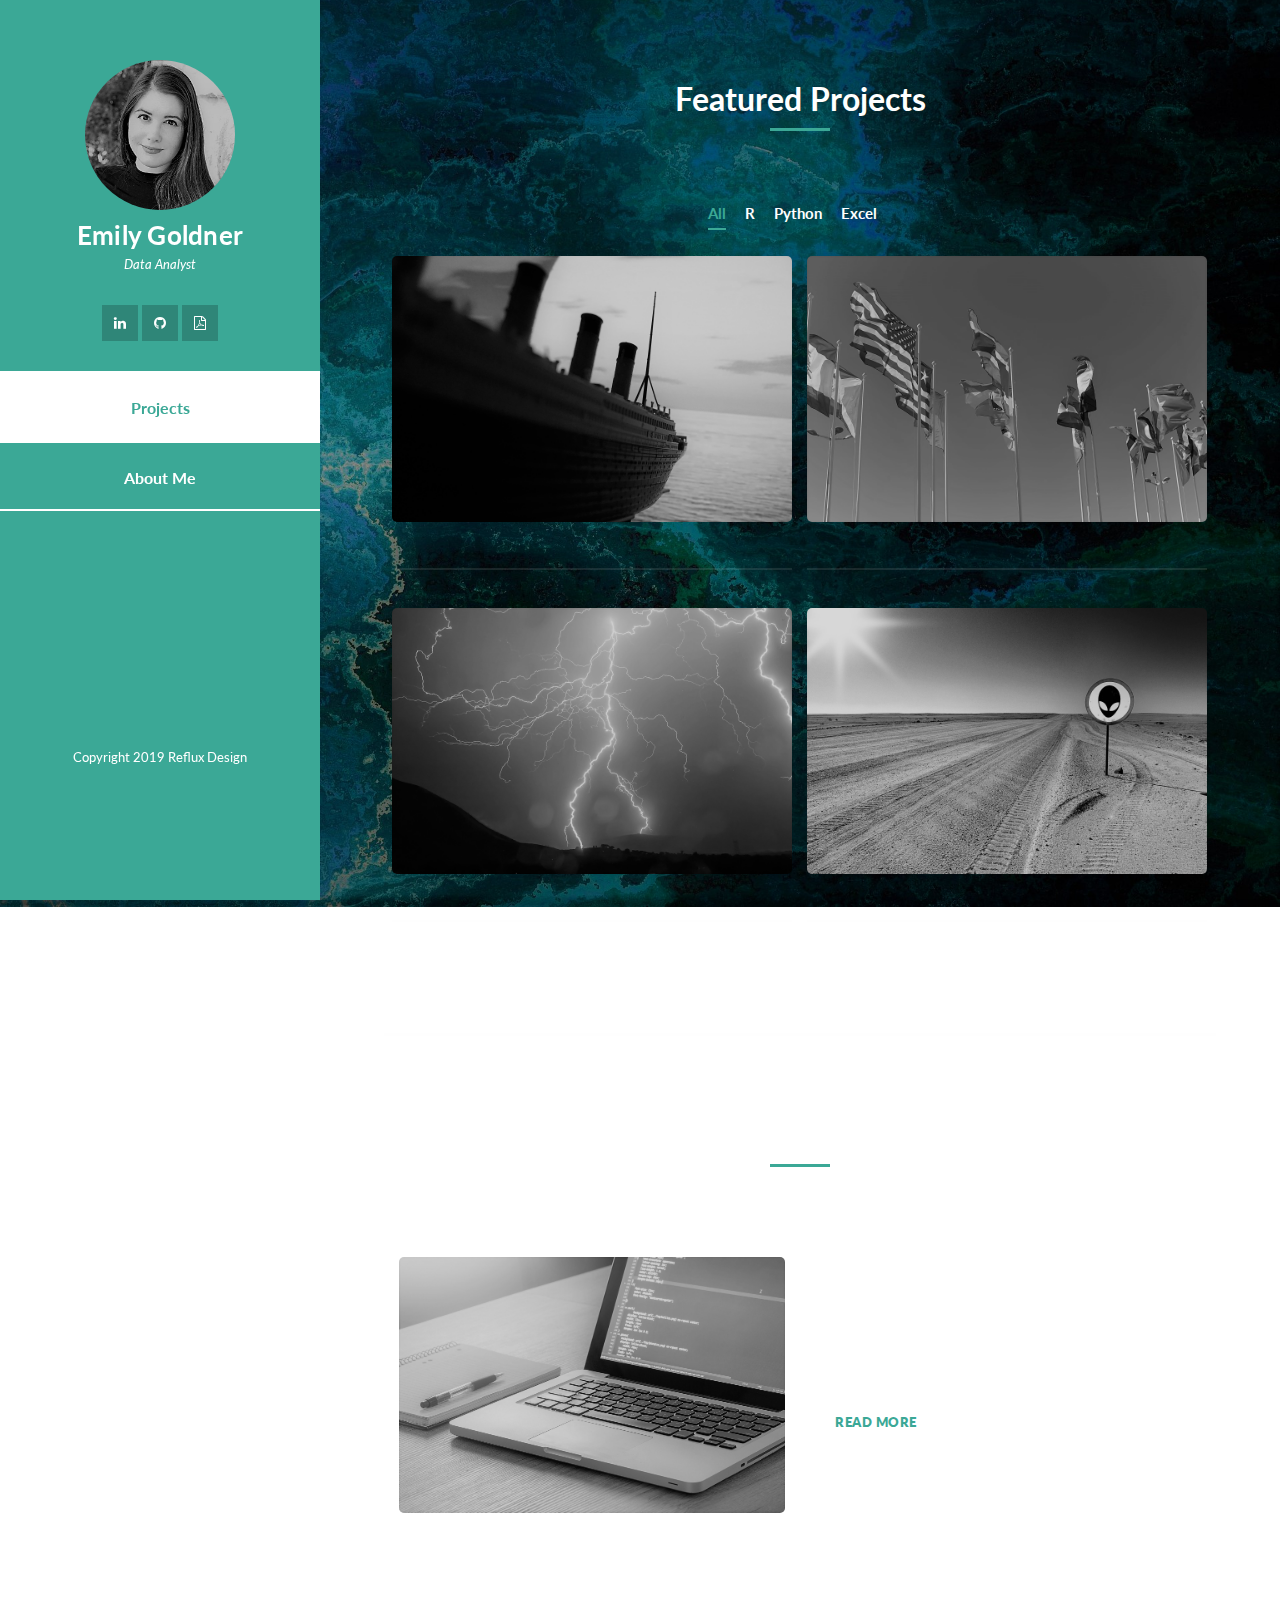
<file: index.html>
<!DOCTYPE html>
<html lang="en">
  <head>
    <meta charset="utf-8" />
    <meta
      name="viewport"
      content="width=device-width, initial-scale=1, shrink-to-fit=no"
    />
    <meta name="description" content="" />
    <meta name="author" content="" />
    <link
      href="https://fonts.googleapis.com/css?family=Lato:100,300,400,700,900"
      rel="stylesheet"
    />

    <title>Emily Goldner</title>
<!--
Reflux Template
https://templatemo.com/tm-531-reflux
-->
    <!-- Bootstrap core CSS -->
    <link href="vendor/bootstrap/css/bootstrap.min.css" rel="stylesheet" />

    <!-- Additional CSS Files -->
    <link rel="stylesheet" href="assets/css/fontawesome.css" />
    <link rel="stylesheet" href="assets/css/templatemo-style.css" />
    <link rel="stylesheet" href="assets/css/owl.css" />
    <link rel="stylesheet" href="assets/css/lightbox.css" />
  </head>

  <body>
    <div id="page-wraper">
      <!-- Sidebar Menu -->
      <div class="responsive-nav">
        <i class="fa fa-bars" id="menu-toggle"></i>
        <div id="menu" class="menu">
          <i class="fa fa-times" id="menu-close"></i>
          <div class="container">
            <div class="image">
              <a href="#"><img src="assets/images/profile2.jpg" alt="profile_picture"} /></a>
            </div>
            <div class="author-content">
              <h4>Emily Goldner</h4>
              <span>Data Analyst</span>
            </div>
            <div class="social-network">
              <ul class="social-icons">
                <li>
                  <a target = "_blank" href="https://www.linkedin.com/in/emily-goldner-015711120/"><i class="fa fa-linkedin"></i></a>
                </li>
                <li>
                  <a target = "_blank" href="https://github.com/goldem1217"><i class="fa fa-github"></i></a>
                </li>
                <li>
                  <a target = "_blank" href="assets/resume/Emily Goldner Resume.pdf"><i class="fa fa-file-pdf-o"></i></a>
                </li>
              </ul>
            </div>
            <nav class="main-nav" role="navigation">
              <ul class="main-menu">
                <li><a href="#section2">Projects</a></li>
                <li><a href="#section1">About Me</a></li>
              </ul>
            </nav>
            <br><br><br><br><br><br>
            <div class="copyright-text">
              <p>Copyright 2019 Reflux Design</p>
            </div>
          </div>
        </div>
      </div>

      <section class="section my-work" data-section="section2">
        <div class="container">
          <div class="section-heading">
            <h2>Featured Projects</h2>
            <div class="line-dec"></div>
          </div>
          <div class="row">
            <div class="isotope-wrapper">
              <form class="isotope-toolbar">
                <label
                  ><input
                    type="radio"
                    data-type="*"
                    checked=""
                    name="isotope-filter"
                  />
                  <span>all</span></label
                >
                <label
                  ><input
                    type="radio"
                    data-type="r"
                    name="isotope-filter"
                  />
                  <span>R</span></label
                >
                <label
                  ><input
                    type="radio"
                    data-type="python"
                    name="isotope-filter"
                  />
                  <span>Python</span></label
                >
                <label
                  ><input
                    type="radio"
                    data-type="excel"
                    name="isotope-filter"
                  />
                  <span>Excel</span></label
                >
              </form>

              <div class="isotope-box">

                <div class="isotope-item" data-type="r">
                  <figure class="snip1321">
                    <img
                      src="assets/images/portfolio-04.jpg"
                      alt="books"
                    />
                    <figcaption>
                      <a target = "_blank" href="assets/excel/2009-2019 Book Report.xlsx">
                        <i class="fa fa-file-excel-o" href=></i>
                      </a>
                      <a target = "_blank" href="https://github.com/goldem1217/amazon_books">
                        <i class="fa fa-code" href=></i>
                      </a>
                      <h4>Amazon Books</h4>
                      <span>R / dplyr / Excel</span>
                    </figcaption>
                  </figure>
                </div>

                <div class="isotope-item" data-type="python">
                  <figure class="snip1321">
                    <img
                      src="assets/images/portfolio-03.jpg"
                      alt="flags"
                    />
                    <figcaption>
                      <a target = "_blank" href="https://goldem1217.github.io/Flag_Visualizations/index.html">
                        <i class="fa fa-bar-chart" href=></i>
                      </a>
                      <a target = "_blank" href="https://github.com/goldem1217/Flag_Visualizations">
                        <i class="fa fa-code" href=></i>
                      </a>
                      <h4>Flags of the World</h4>
                      <span>Python3 / HTML / CSS</span>
                    </figcaption>
                  </figure>
                </div>

                <div class="isotope-item" data-type="python">
                  <figure class="snip1321">
                    <img
                      src="assets/images/portfolio-01.jpg"
                      alt="lightning"
                    />
                    <figcaption>
                      <a target = "_blank" href="https://goldem1217.github.io/Weather-Visualizations/WebVisualizations/landing.html">
                        <i class="fa fa-bar-chart" href=></i>
                      </a>
                      <a target = "_blank" href="https://github.com/goldem1217/Weather-Visualizations">
                        <i class="fa fa-code" href=></i>
                      </a>
                      <h4>Weather Visualizations</h4>
                      <span>Python3 / HTML / CSS</span>
                    </figcaption>
                  </figure>
                </div>

                <div class="isotope-item" data-type="data">
                  <figure class="snip1321">
                    <img
                      src="assets/images/portfolio-02.jpg"
                      alt="aliens"
                    />
                    <figcaption>
                      <a target = "_blank" href="https://goldem1217.github.io/UFO-Data/UFO-level-1/index.html">
                        <i class="fa fa-bar-chart" href=></i>
                      </a>
                      <a target = "_blank" href="https://github.com/goldem1217/UFO-Data">
                        <i class="fa fa-code" href=></i>
                      </a>
                      <h4>UFO Data Filter</h4>
                      <span>HTML / JavaScript / CSS</span>
                    </figcaption>
                  </figure>
                </div>

              </div>
            </div>
            
      </section>

      <section class="section about-me" data-section="section1">
        <div class="container">
          <div class="section-heading">
            <h2>About Me</h2>
            <div class="line-dec"></div>
          </div>
          <div class="left-image-post">
            <div class="row">
              <div class="col-md-6">
                <div class="left-image">
                  <img src="assets/images/left-image.jpg" alt="" />
                </div>
              </div>
              <div class="col-md-6">
                <div class="right-text">
                  <h4>Why data analytics?</h4>
                  <p>
                    I've always enjoyed the process of identifying, deconstructing, and solving a problem - 
                    the more complicated, the better.  
                  </p>
                  <div class="white-button">
                    <a data-toggle="collapse" href="#about" role="button" aria-expanded="false" aria-controls="about">Read More</a>                    
                  </div>
                </div>
              </div>
            </div>
            <div class="row">
              <div class="col-md-12">
                <div class="collapse" id="about">
                  <p>
                    I've spent most of my career around large data sets, interpreting and reporting 
                    demographic data to secure funding for a nonprofit employer, or following the numbers 
                    to identify client accounts at risk of non-payment.
                  </p>
                  <p>
                    Over the past few years, I've made a conscious career shift towards data analytics, 
                    starting with an intensive programming bootcamp at Vanderbilt University, 
                    and continuing to hone my skills by working on personal projects during a 
                    pandemic-induced period of unemployment.
                  </p>
                  <p>
                    Currently I'm seeking a part-time position that utilizes my skills while allowing
                    a healthy work/life balance.
                  </p>
                </div>

            </div>
          </div>

      </section>

    </div>

    <!-- Scripts -->
    <!-- Bootstrap core JavaScript -->
    <script src="vendor/jquery/jquery.min.js"></script>
    <script src="vendor/bootstrap/js/bootstrap.bundle.min.js"></script>

    <script src="assets/js/isotope.min.js"></script>
    <script src="assets/js/owl-carousel.js"></script>
    <script src="assets/js/lightbox.js"></script>
    <script src="assets/js/custom.js"></script>
    <script>
      //according to loftblog tut
      $(".main-menu li:first").addClass("active");

      var showSection = function showSection(section, isAnimate) {
        var direction = section.replace(/#/, ""),
          reqSection = $(".section").filter(
            '[data-section="' + direction + '"]'
          ),
          reqSectionPos = reqSection.offset().top - 0;

        if (isAnimate) {
          $("body, html").animate(
            {
              scrollTop: reqSectionPos
            },
            800
          );
        } else {
          $("body, html").scrollTop(reqSectionPos);
        }
      };

      var checkSection = function checkSection() {
        $(".section").each(function() {
          var $this = $(this),
            topEdge = $this.offset().top - 80,
            bottomEdge = topEdge + $this.height(),
            wScroll = $(window).scrollTop();
          if (topEdge < wScroll && bottomEdge > wScroll) {
            var currentId = $this.data("section"),
              reqLink = $("a").filter("[href*=\\#" + currentId + "]");
            reqLink
              .closest("li")
              .addClass("active")
              .siblings()
              .removeClass("active");
          }
        });
      };

      $(".main-menu").on("click", "a", function(e) {
        e.preventDefault();
        showSection($(this).attr("href"), true);
      });

      $(window).scroll(function() {
        checkSection();
      });
    </script>
  </body>
</html>
</file>
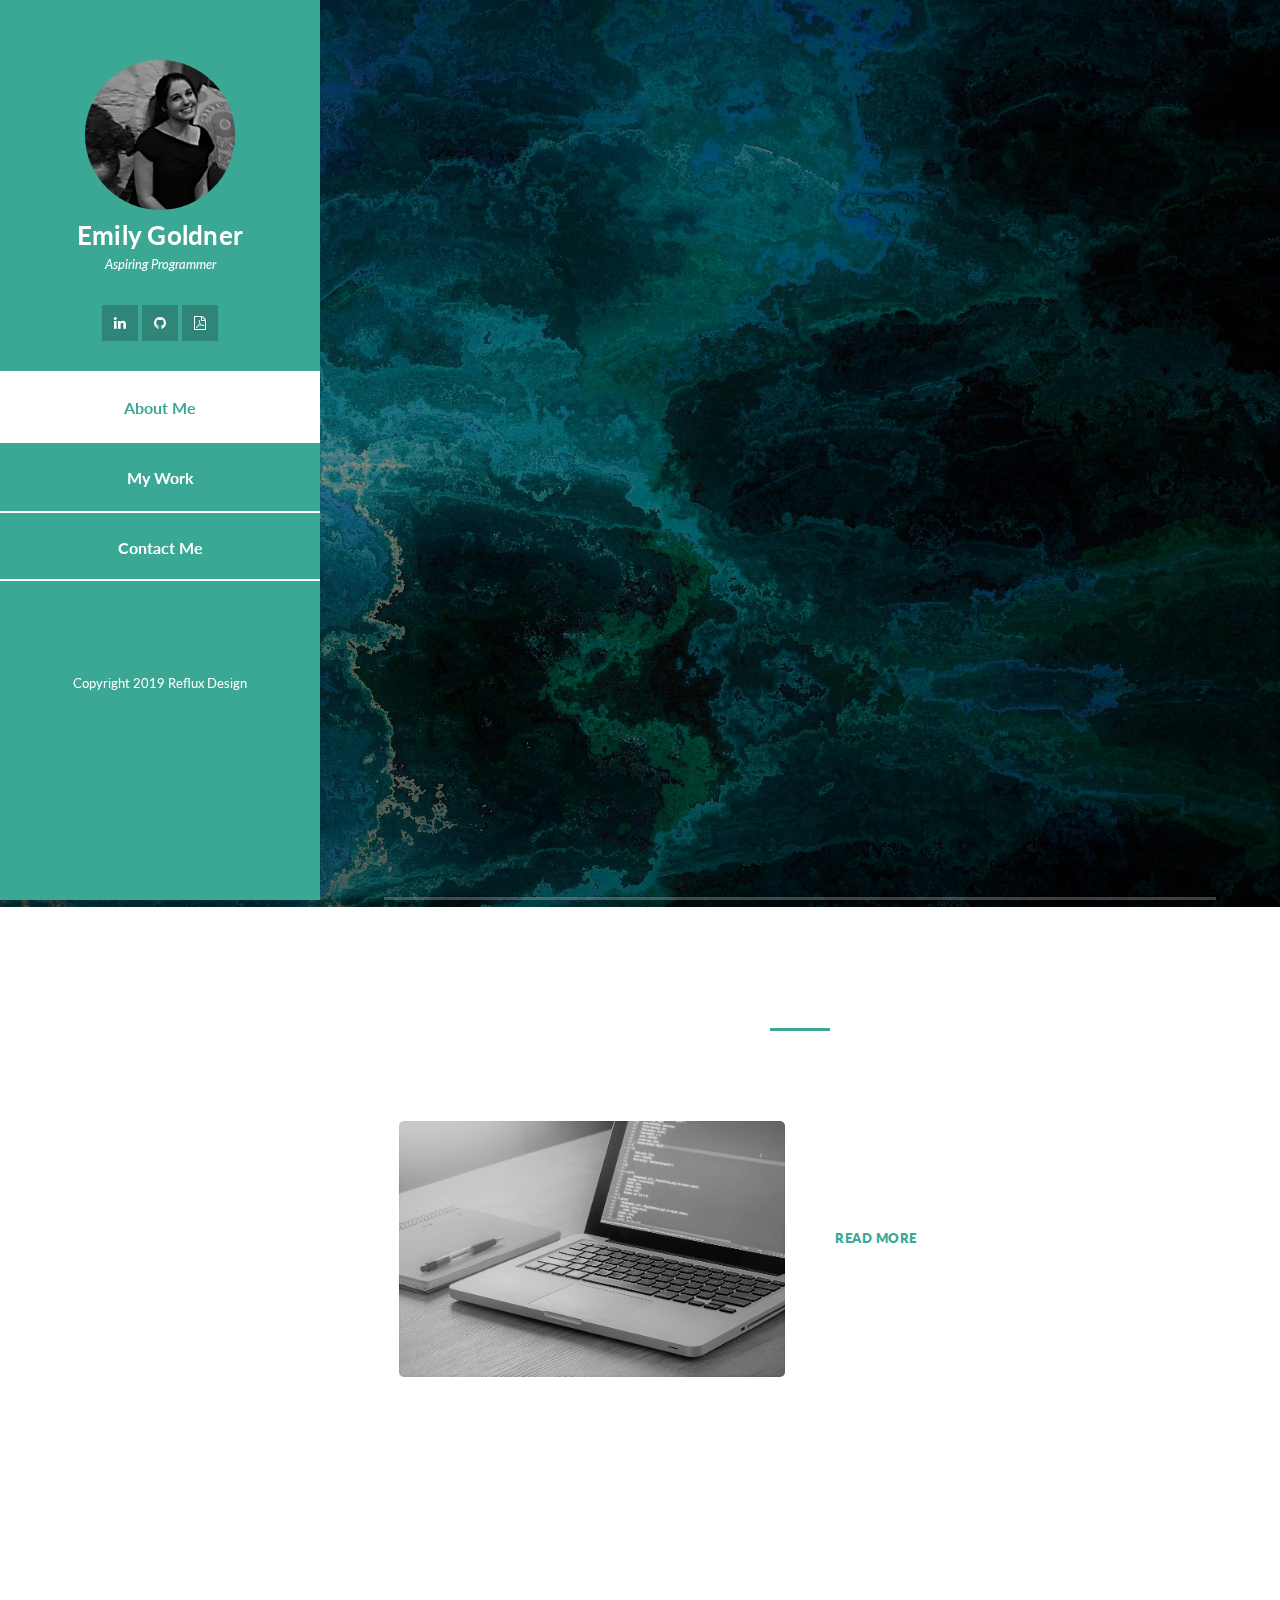
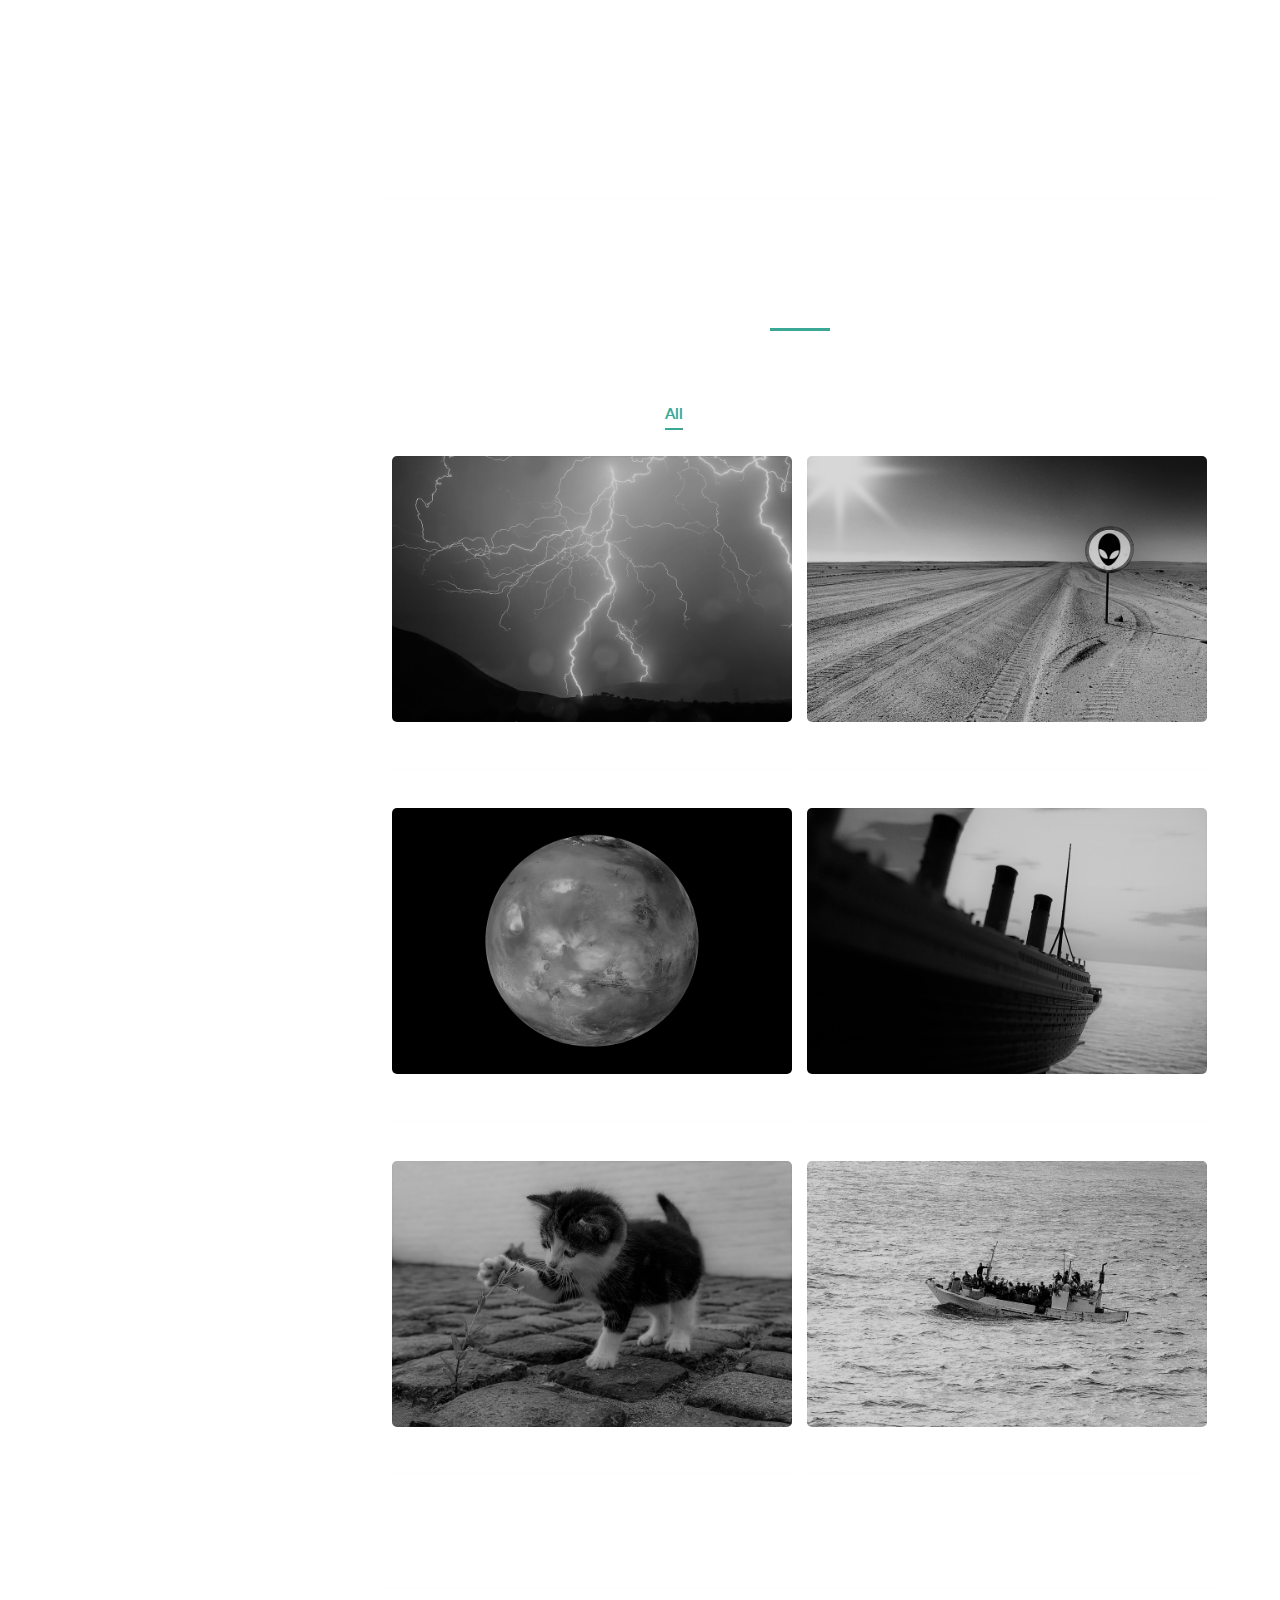
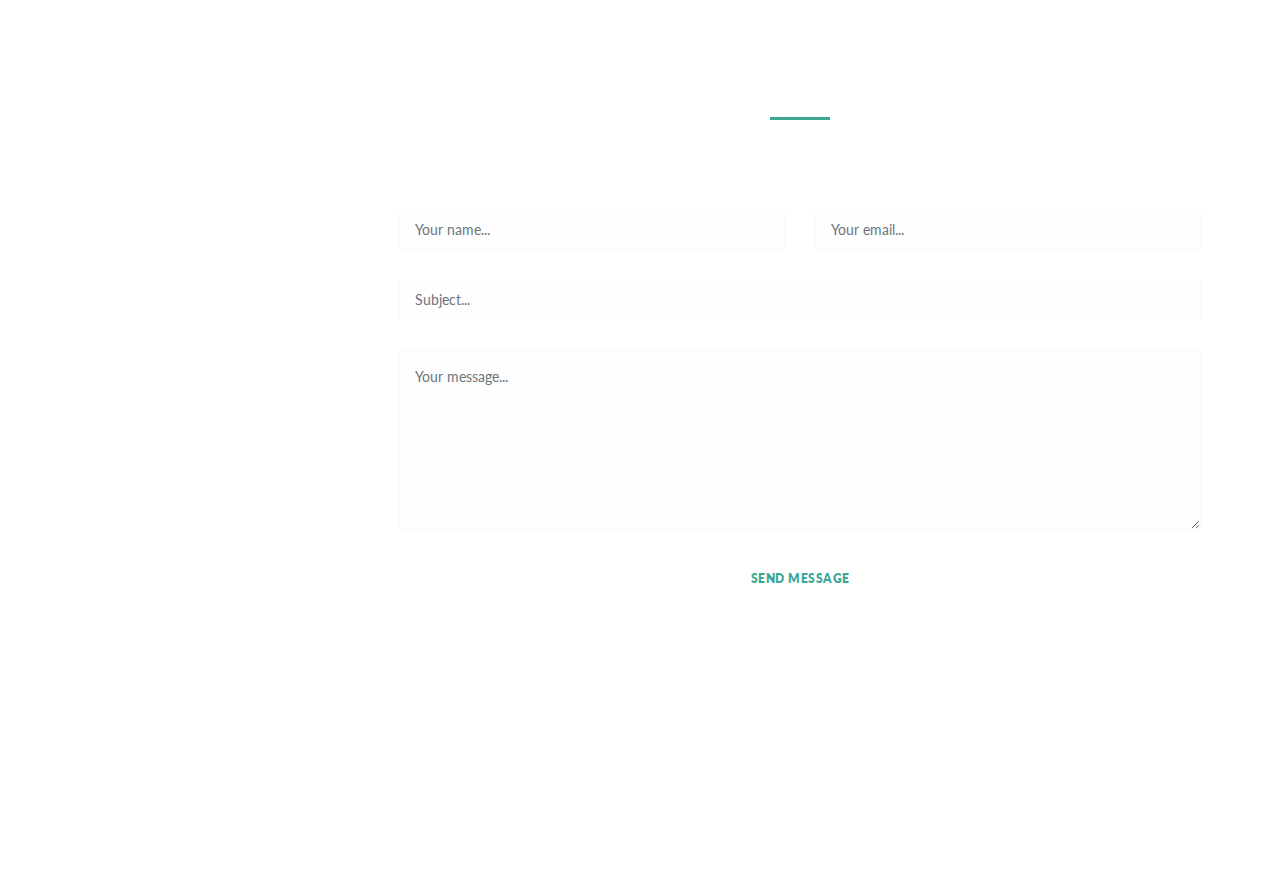
<file: TEST/index.html>
<!DOCTYPE html>
<html lang="en">
  <head>
    <meta charset="utf-8" />
    <meta
      name="viewport"
      content="width=device-width, initial-scale=1, shrink-to-fit=no"
    />
    <meta name="description" content="" />
    <meta name="author" content="" />
    <link
      href="https://fonts.googleapis.com/css?family=Lato:100,300,400,700,900"
      rel="stylesheet"
    />

    <title>Emily Goldner</title>
<!--
Reflux Template
https://templatemo.com/tm-531-reflux
-->
    <!-- Bootstrap core CSS -->
    <link href="vendor/bootstrap/css/bootstrap.min.css" rel="stylesheet" />

    <!-- Additional CSS Files -->
    <link rel="stylesheet" href="assets/css/fontawesome.css" />
    <link rel="stylesheet" href="assets/css/templatemo-style.css" />
    <link rel="stylesheet" href="assets/css/owl.css" />
    <link rel="stylesheet" href="assets/css/lightbox.css" />
  </head>

  <body>
    <div id="page-wraper">
      <!-- Sidebar Menu -->
      <div class="responsive-nav">
        <i class="fa fa-bars" id="menu-toggle"></i>
        <div id="menu" class="menu">
          <i class="fa fa-times" id="menu-close"></i>
          <div class="container">
            <div class="image">
              <a href="#"><img src="assets/images/profile.jpg" alt="profile_picture"} /></a>
            </div>
            <div class="author-content">
              <h4>Emily Goldner</h4>
              <span>Aspiring Programmer</span>
            </div>
            <div class="social-network">
              <ul class="social-icons">
                <li>
                  <a target = "_blank" href="https://www.linkedin.com/in/emily-goldner-015711120/"><i class="fa fa-linkedin"></i></a>
                </li>
                <li>
                  <a target = "_blank" href="https://github.com/goldem1217"><i class="fa fa-github"></i></a>
                </li>
                <li>
                  <a target = "_blank" href="assets/resume/E_Goldner_Resume.pdf"><i class="fa fa-file-pdf-o"></i></a>
                </li>
              </ul>
            </div>
            <nav class="main-nav" role="navigation">
              <ul class="main-menu">
                <li><a href="#section1">About Me</a></li>
                <li><a href="#section2">My Work</a></li>
                <li><a href="#section3">Contact Me</a></li>
              </ul>
            </nav>
            <div class="copyright-text">
              <p>Copyright 2019 Reflux Design</p>
            </div>
          </div>
        </div>
      </div>

      <section class="section">
        <div class="container">

          </div>
      </section>

      <section class="section about-me" data-section="section1">
        <div class="container">
          <div class="section-heading">
            <h2>About Me</h2>
            <div class="line-dec"></div>
          </div>
          <div class="left-image-post">
            <div class="row">
              <div class="col-md-6">
                <div class="left-image">
                  <img src="assets/images/left-image.jpg" alt="" />
                </div>
              </div>
              <div class="col-md-6">
                <div class="right-text">
                  <h4>Why data?</h4>
                  <p>
                    Because.
                  </p>
                  <div class="white-button">
                    <a href="#">Read More</a>
                  </div>
                </div>
              </div>
            </div>
          </div>
      </section>

      <section class="section my-work" data-section="section2">
        <div class="container">
          <div class="section-heading">
            <h2>My Work</h2>
            <div class="line-dec"></div>
          </div>
          <div class="row">
            <div class="isotope-wrapper">
              <form class="isotope-toolbar">
                <label
                  ><input
                    type="radio"
                    data-type="*"
                    checked=""
                    name="isotope-filter"
                  />
                  <span>all</span></label
                >
                <label
                  ><input
                    type="radio"
                    data-type="data"
                    name="isotope-filter"
                  />
                  <span>Data Analysis</span></label
                >
                <label
                  ><input
                    type="radio"
                    data-type="excel"
                    name="isotope-filter"
                  />
                  <span>Microsoft Excel</span></label
                >
              </form>
              <div class="isotope-box">
                <div class="isotope-item" data-type="data">
                  <figure class="snip1321">
                    <img
                      src="assets/images/portfolio-01.jpg"
                      alt="sq-sample26"
                    />
                    <figcaption>
                      <a target = "_blank" href="https://goldem1217.github.io/Weather-Visualizations/WebVisualizations/landing.html">
                        <i class="fa fa-bar-chart" href=></i>
                      </a>
                      <a target = "_blank" href="https://github.com/goldem1217/Weather-Visualizations">
                        <i class="fa fa-code" href=></i>
                      </a>
                      <h4>Weather Visualizations</h4>
                      <span>Python3 / HTML / CSS</span>
                    </figcaption>
                  </figure>
                </div>

                <div class="isotope-item" data-type="data">
                  <figure class="snip1321">
                    <img
                      src="assets/images/portfolio-02.jpg"
                      alt="sq-sample26"
                    />
                    <figcaption>
                      <a target = "_blank" href="https://goldem1217.github.io/Weather-Visualizations/WebVisualizations/landing.html">
                        <i class="fa fa-bar-chart" href=></i>
                      </a>
                      <a target = "_blank" href="https://github.com/goldem1217/Weather-Visualizations">
                        <i class="fa fa-code" href=></i>
                      </a>
                      <h4>Second Title</h4>
                      <span>please tell your friends</span>
                    </figcaption>
                  </figure>
                </div>

                <div class="isotope-item" data-type="data">
                  <figure class="snip1321">
                    <img
                      src="assets/images/portfolio-03.jpg"
                      alt="sq-sample26"
                    />
                    <figcaption>
                      <a target = "_blank" href="https://goldem1217.github.io/Weather-Visualizations/WebVisualizations/landing.html">
                        <i class="fa fa-bar-chart" href=></i>
                      </a>
                      <a target = "_blank" href="https://github.com/goldem1217/Weather-Visualizations">
                        <i class="fa fa-code" href=></i>
                      </a>
                      <h4>Item Third</h4>
                      <span>customize anything</span>
                    </figcaption>
                  </figure>
                </div>

                <div class="isotope-item" data-type="data">
                  <figure class="snip1321">
                    <img
                      src="assets/images/portfolio-04.jpg"
                      alt="sq-sample26"
                    />
                    <figcaption>
                      <a target = "_blank" href="https://goldem1217.github.io/Weather-Visualizations/WebVisualizations/landing.html">
                        <i class="fa fa-bar-chart" href=></i>
                      </a>                      
                      <a target = "_blank" href="https://github.com/goldem1217/Weather-Visualizations">
                        <i class="fa fa-code" href=></i>
                      </a>
                      <h4>Item Fourth</h4>
                      <span>Re-distribution not allowed</span>
                    </figcaption>
                  </figure>
                </div>

                <div class="isotope-item" data-type="data">
                  <figure class="snip1321">
                    <img
                      src="assets/images/portfolio-05.jpg"
                      alt="sq-sample26"
                    />
                    <figcaption>
                      <a target = "_blank" href="https://goldem1217.github.io/Weather-Visualizations/WebVisualizations/landing.html">
                        <i class="fa fa-gamepad" href=></i>
                      </a>
                      <a target = "_blank" href="https://github.com/goldem1217/Weather-Visualizations">
                        <i class="fa fa-code" href=></i>
                      </a>
                      <h4>Fifth Awesome</h4>
                      <span>Ut sollicitudin risus</span>
                    </figcaption>
                  </figure>
                </div>

                <div class="isotope-item" data-type="data">
                  <figure class="snip1321">
                    <img
                      src="assets/images/portfolio-06.jpg"
                      alt="sq-sample26"
                    />
                    <figcaption>
                      <a target = "_blank" href="https://goldem1217.github.io/Weather-Visualizations/WebVisualizations/landing.html">
                        <i class="fa fa-bar-chart" href=></i>
                      </a>
                      <a target = "_blank" href="https://github.com/goldem1217/Weather-Visualizations">
                        <i class="fa fa-code" href=></i>
                      </a>
                      <h4>Awesome Sixth</h4>
                      <span>Donec eget massa ante</span>
                    </figcaption>
                  </figure>
                </div>
              </div>
            </div>
          </div>
        </div>
      </section>

      <section class="section contact-me" data-section="section3">
        <div class="container">
          <div class="section-heading">
            <h2>Contact Me</h2>
            <div class="line-dec"></div>
          </div>
          <div class="row">
            <div class="right-content">
              <div class="container">
                <form id="contact" action="" method="post">
                  <div class="row">
                    <div class="col-md-6">
                      <fieldset>
                        <input
                          name="name"
                          type="text"
                          class="form-control"
                          id="name"
                          placeholder="Your name..."
                          required=""
                        />
                      </fieldset>
                    </div>
                    <div class="col-md-6">
                      <fieldset>
                        <input
                          name="email"
                          type="text"
                          class="form-control"
                          id="email"
                          placeholder="Your email..."
                          required=""
                        />
                      </fieldset>
                    </div>
                    <div class="col-md-12">
                      <fieldset>
                        <input
                          name="subject"
                          type="text"
                          class="form-control"
                          id="subject"
                          placeholder="Subject..."
                          required=""
                        />
                      </fieldset>
                    </div>
                    <div class="col-md-12">
                      <fieldset>
                        <textarea
                          name="message"
                          rows="6"
                          class="form-control"
                          id="message"
                          placeholder="Your message..."
                          required=""
                        ></textarea>
                      </fieldset>
                    </div>
                    <div class="col-md-12">
                      <fieldset>
                        <button type="submit" id="form-submit" class="button">
                          Send Message
                        </button>
                      </fieldset>
                    </div>
                  </div>
                </form>
              </div>
            </div>
          </div>
        </div>
      </section>
    </div>

    <!-- Scripts -->
    <!-- Bootstrap core JavaScript -->
    <script src="vendor/jquery/jquery.min.js"></script>
    <script src="vendor/bootstrap/js/bootstrap.bundle.min.js"></script>

    <script src="assets/js/isotope.min.js"></script>
    <script src="assets/js/owl-carousel.js"></script>
    <script src="assets/js/lightbox.js"></script>
    <script src="assets/js/custom.js"></script>
    <script>
      //according to loftblog tut
      $(".main-menu li:first").addClass("active");

      var showSection = function showSection(section, isAnimate) {
        var direction = section.replace(/#/, ""),
          reqSection = $(".section").filter(
            '[data-section="' + direction + '"]'
          ),
          reqSectionPos = reqSection.offset().top - 0;

        if (isAnimate) {
          $("body, html").animate(
            {
              scrollTop: reqSectionPos
            },
            800
          );
        } else {
          $("body, html").scrollTop(reqSectionPos);
        }
      };

      var checkSection = function checkSection() {
        $(".section").each(function() {
          var $this = $(this),
            topEdge = $this.offset().top - 80,
            bottomEdge = topEdge + $this.height(),
            wScroll = $(window).scrollTop();
          if (topEdge < wScroll && bottomEdge > wScroll) {
            var currentId = $this.data("section"),
              reqLink = $("a").filter("[href*=\\#" + currentId + "]");
            reqLink
              .closest("li")
              .addClass("active")
              .siblings()
              .removeClass("active");
          }
        });
      };

      $(".main-menu").on("click", "a", function(e) {
        e.preventDefault();
        showSection($(this).attr("href"), true);
      });

      $(window).scroll(function() {
        checkSection();
      });
    </script>
  </body>
</html>
</file>
<file: assets/css/templatemo-style.css>
/*

Reflux Template

https://templatemo.com/tm-531-reflux

*/

@import url(fontawesome.css);
@import url("https://fonts.googleapis.com/css?family=Lato:100,300,400,700,900");
body {
    font-family: 'Lato', sans-serif;
}

#page-wraper {
    background: url(../images/page-bg.jpg) no-repeat center center fixed;
    -webkit-background-size: cover;
    -moz-background-size: cover;
    -o-background-size: cover;
    background-size: cover;
    width: 100%;
}


/* Basic */

body {
    overflow-x: hidden;
}

input,
select,
textarea {
    outline: none;
}

a,
a:hover {
    text-decoration: none;
}

p {
    font-size: 16px;
    line-height: 24px;
    color: #fff;
}

h4 {
    font-size: 26px;
    font-weight: 700;
    color: #fff;
    letter-spacing: 0.25px;
}

img {
    width: 100%;
    overflow: hidden;
}

ul {
    padding: 0;
    margin: 0;
    list-style: none;
}

ul li {
    display: inline-block;
}

html {
    -webkit-box-sizing: border-box;
    -moz-box-sizing: border-box;
    box-sizing: border-box;
}

*,
*:before,
*:after {
    -webkit-box-sizing: inherit;
    -moz-box-sizing: inherit;
    box-sizing: inherit;
}

.clearfix {
    zoom: 1;
}

.clearfix:before,
.clearfix:after {
    content: "";
    display: table;
}

.clearfix:after {
    clear: both;
}

.container {
    margin: 0 auto;
}

.main-nav {
    text-align: center;
}

.main-nav li:last-child a {
    border-bottom: 2px solid #fff;
}

.main-nav li {
    display: block;
}

.main-nav li a {
    height: 70px;
    line-height: 70px;
    display: inline-block;
    font-size: 16px;
    font-weight: 700;
    color: #fff;
    width: 100%;
    transition: all 0.5s;
    border-top: 2px solid #fff;
}

.main-nav li:hover a,
.main-nav li.active a {
    background: #fff;
    color: #3ba896;
}

/* Sidebar Menu */

.menu .image {
    margin-top: 0px;
}

.menu .image img {
    width: 150px;
    height: 150px;
    border-radius: 50%;
    text-align: center;
}

.menu .author-content {
    margin: 10px 0px 20px 0px;
}

.menu .author-content h4 {
    margin-bottom: 0px;
}

.menu .author-content span {
    font-size: 13px;
    font-style: italic;
    color: #fff;
}

.menu .social-network {
    margin-top: 30px;
    margin-bottom: 30px;
}

.menu .social-network ul li {
    margin: 0 3px;
}

.menu .social-network ul li a {
    width: 40px;
    height: 40px;
    display: inline-block;
    text-align: center;
    line-height: 40px;
    background-color: rgba(0, 0, 0, 0.2);
    color: #fff;
    font-size: 14px;
    transition: all 0.5s;
}

.menu .social-network ul li a:hover {
    background-color: #fff;
    color: #3ba896;
}

.menu .copyright-text {
    position: relative;
    margin-top: 60px;
}

.menu .copyright-text p {
    display: inline-block;
    width: 100%;
    padding-left: 30px;
    padding-right: 30px;
    padding-top: 30px;
    font-size: 13px;
}

.menu:before,
.menu:after {
    content: "";
    display: table;
}

.menu:after {
    clear: both;
}

.menu a {
    text-decoration: none;
    color: inherit;
}

.menu {
    text-align: center;
}

.menu::-webkit-scrollbar {
    display: none;
}

.menu {
    left: 10%;
  -webkit-transition: -webkit-transform 233ms cubic-bezier(0, 0, 0.21, 1);
  -webkit-overflow-scrolling: touch;
  background-color: #3ba896;
  box-sizing: border-box;
  height: 100vh;  
  max-height: 100vh !important;
  max-width: 80vw !important;
  min-width: 45px !important;
  outline: none;
  overflow-x: hidden !important;
  overflow-y: auto !important;
  padding: 0;
  position: fixed !important;
  top: calc(0px);  
  width: 20%;
  will-change: transform;
  z-index: 9999 !important;
}

.menu-toggle {
  color: #fff;
  cursor: pointer;
  font-size: 25px;
  position: fixed;
  right: 25px;
  top: 25px;
}

#menu-toggle {
    z-index: 999;
    cursor: pointer;
    position: fixed;
    top: 0;
    left: 0;
    color: #3ba896;
    background-color: #fff;
    width: 60px;
    height: 60px;
    text-align: center;
    display: inline-block;
    line-height: 60px;
}

.menu-close {
  cursor: pointer;
}

#menu-close {
    cursor: pointer;
    text-align: right;
    color: #3ba896;
    background-color: #fff;
    width: 100%;
    height: 60px;
    text-align: center;
    display: inline-block;
    line-height: 60px;
}


/* Section */

.section {
    color: #fff;
    width: 55%;
    right: 10%;
    left: 35%;
    position: relative;
    min-height: 100vh;
    padding-bottom: 80px;
    border-bottom: 3px solid rgba(250, 250, 250, 0.25);
}

.section-heading {
    text-align: center;
    padding: 80px 45px;
}

.section-heading h2 {
    font-size: 32px;
    font-weight: 700;
    color: #fff;
}

.section-heading .line-dec {
    width: 60px;
    height: 3px;
    background-color: #3ba896;
    margin: 10px auto;
}

.section-heading span {
    margin-top: 5px;
    font-size: 16px;
    color: #fff;
    letter-spacing: 0.5px;
}


/* Buttons */

.white-button a {
    display: inline-block;
    padding: 12px 20px;
    background-color: #fff;
    color: #3ba896;
    font-size: 13px;
    font-weight: 800;
    letter-spacing: 0.5px;
    text-transform: uppercase;
    transition: all 0.5s;
}

.white-button a:hover {
    background-color: #3ba896;
    color: #fff;
}

button {
    display: inline-block;
    padding: 10px 20px;
    background-color: #fff;
    color: #3ba896;
    font-size: 12px;
    font-weight: 800;
    letter-spacing: 0.5px;
    text-transform: uppercase;
    transition: all 0.5s;
    border: none;
    outline: none;
    cursor: pointer;
}

button:hover {
    outline: none;
    background-color: #3ba896;
    color: #fff;
}


/* Left & Right Post */

.right-image-post {
    margin-top: 60px;
    padding-top: 60px;
    border-top: 2px solid rgba(250, 250, 250, 0.1);
}

.left-image img,
.right-image img {
    border-radius: 5px;
}

.right-image-post h4,
.left-image-post h4 {
    margin-top: 30px;
}

.right-image-post p,
.left-image-post p {
    margin-top: 20px;
}

.right-image-post .white-button,
.left-image-post .white-button {
    margin-top: 30px;
}


/* Services */

.my-services .col-md-6 {
    padding-left: 5px;
    padding-right: 5px;
}

.service-item {
    margin-bottom: 10px;
    padding: 50px;
    background-color: rgba(250, 250, 250, 0.1);
    transition: all 0.5s;
}

.service-item h4 {
    transition: all 0.5s;
}

.service-item p {
    transition: all 0.5s;
}

.service-item:hover {
    background-color: rgba(250, 250, 250, 1);
}

.service-item:hover h4 {
    color: #1e1e1e;
}

.service-item:hover p {
    color: #4a4a4a;
}

.service-item .service-icon {
    width: 70px;
    height: 70px;
    display: inline-block;
    margin-bottom: 30px;
    background-size: cover;
    background-repeat: no-repeat;
    transition: all 0.5s;
}

.service-item .first-service-icon {
    background-image: url(../images/first-white-icon.png);
}

.service-item:hover .first-service-icon {
    background-image: url(../images/first-main-icon.png);
}

.service-item .second-service-icon {
    background-image: url(../images/second-white-icon.png);
}

.service-item:hover .second-service-icon {
    background-image: url(../images/second-main-icon.png);
}

.service-item .third-service-icon {
    background-image: url(../images/third-white-icon.png);
}

.service-item:hover .third-service-icon {
    background-image: url(../images/third-main-icon.png);
}

.service-item .fourth-service-icon {
    background-image: url(../images/fourth-white-icon.png);
}

.service-item:hover .fourth-service-icon {
    background-image: url(../images/fourth-main-icon.png);
}


/* My Work */

section.my-work .section-heading {
    text-align: center;
    padding: 80px 45px 50px 45px;
}

.isotope-wrapper {
    position: relative;
    width: 100%;
    margin: auto;
}

.isotope-toolbar input[type="radio"] {
    display: none;
}

.isotope-toolbar span {
    text-transform: capitalize;
    display: inline-block;
    margin-right: 15px;
    padding-bottom: 3px;
    font-size: 15px;
    font-weight: 700;
    border-bottom: 2px solid transparent;
    transform: ease-in-out 0.5s;
    cursor: pointer;
}

.isotope-toolbar input[type="radio"]:checked + span {
    color: #3ba896;
    border-bottom: 2px solid #3ba896;
}

.isotope-box {
    position: relative;
    width: 100%;
}

.isotope-toolbar {
    text-align: center;
    margin: 10px;
}

.isotope-toolbar p {
    border-top: 1px solid #fff;
    padding-top: 15px;
}

.isotope-toolbar a {
    color: #fff;
}

.isotope-item {
    position: relative;
    width: 48%;
    margin: 1%;
    border-bottom: 2px solid rgba(250,250,250,0.1);
    padding-bottom: 30px;
    margin-bottom: 30px;
}

.isotope-item img {
    top: 0;
    left: 0;
    width: 100%;
    height: 100%;
    border-radius: 5px;
}

.lazyload {
    background: #f7f7f7;
}

.lazyloading {
    background: #f7f7f7 url(//afarkas.github.io/lazysizes/assets/imgs/loader.gif) no-repeat center;
    min-height: 60px;
}

figure.snip1321 {
  overflow: hidden;
  text-align: center;
  -webkit-perspective: 50em;
  perspective: 50em;
}
figure.snip1321 * {
  -webkit-box-sizing: padding-box;
  box-sizing: padding-box;
  -webkit-transition: all 0.2s ease-out;
  transition: all 0.2s ease-out;
}
figure.snip1321 figcaption {
  top: 50%;
  left: 20px;
  right: 20px;
  position: absolute;
  opacity: 0;
  z-index: 1;
}
figure.snip1321 h4 {
    margin-top: 15px;
  margin-bottom: 5px;
  color: #232323;
}
figure.snip1321 span {
    font-size: 14px;
    font-style: italic;
    display: block;
    color: #7a7a7a;
}
figure.snip1321 i {
  position: relative!important;
  font-size: 18px;
  background-color: #3ba896;
  width: 40px;
  height: 40px;
  display: inline-block;
  text-align: center;
  line-height: 40px;
  border-radius: 5px;
  color: #fff;
}
figure.snip1321:after {
  background-color: #ffffff;
  position: absolute;
  content: "";
  display: block;
  top: 20px;
  left: 20px;
  right: 20px;
  bottom: 20px;
  -webkit-transition: all 0.4s ease-in-out;
  transition: all 0.4s ease-in-out;
  -webkit-transform: rotateX(-90deg);
  transform: rotateX(-90deg);
  -webkit-transform-origin: 50% 50%;
  -ms-transform-origin: 50% 50%;
  transform-origin: 50% 50%;
  opacity: 0;
}
figure.snip1321 a {
  left: 0;
  right: 0;
  top: 0;
  bottom: 0;
  z-index: 1;
}
figure.snip1321:hover figcaption,
figure.snip1321.hover figcaption {
  -webkit-transform: translateY(-50%);
  transform: translateY(-50%);
  opacity: 1;
  -webkit-transition-delay: 0.2s;
  transition-delay: 0.2s;
}
figure.snip1321:hover:after,
figure.snip1321.hover:after {
  -webkit-transform: rotateX(0);
  transform: rotateX(0);
  opacity: 0.9;
}


/* Contact Me */

section.contact-me {
    border-bottom: none;
}

#contact input {
    background-color: rgba(250,250,250,0.1);
    border: 1px solid rgba(250,250,250,1);
    border-radius: 0px;
    margin-bottom: 30px;
    color: #fff;
    font-size: 14px;
    height: 40px;
    line-height: 40px;
    width: 100%;
    padding-left: 15px;
}

#contact input:focus {
    outline: none;
    box-shadow: none;
}

#contact textarea {
    background-color: rgba(250,250,250,0.1);
    border: 1px solid rgba(250,250,250,1);
    border-radius: 0px;
    margin-bottom: 30px;
    color: #fff;
    font-size: 14px;
    height: 180px;
    max-height: 220px;
    line-height: 40px;
    width: 100%;
    padding-left: 15px;
}

#contact textarea:focus {
    outline: none;
    box-shadow: none;
}

#contact {
    text-align: center;
}

@media screen and (max-width: 1680px) {
    .menu {
        left: 5%;
    }

    .section {
        color: #fff;
        width: 65%;
        right: 5%;
        left: 30%;
    }
}

@media screen and (max-width: 1680px) and (min-width: 846px) { 
    .menu .social-network ul li a {
        width: 36px;
        height: 36px;
        line-height: 36px;
    }

    .menu .social-network ul li {
        margin: 0;
    }

    .menu .image {
        margin-top: 60px;
    }
}

@media screen and (max-width: 1280px) {
    .menu {
        left: 0%;
    }

    .right-image-post h4,
    .left-image-post h4 {
        margin-top: 0px;
    }

    .right-image-post p,
    .left-image-post p {
        margin-top: 15px;
    }

    .right-image-post .white-button,
    .left-image-post .white-button {
        margin-top: 25px;
    }

}

.menu .container {
    padding-left: 0;
    padding-right: 0;
}

@media screen and (max-width: 1280px) and (min-width: 846px) {
    .menu {
        width: 25%;
    }
}

#menu-toggle,
#menu-close {
    display: none;
}  

@media screen and (max-width: 845px) {        
    #menu-toggle,
    #menu-close {
        display: inline-block;
    }    

    .menu {        
        width: 320px;
        -webkit-transform: translateX(-100%) !important;
        transform: translateX(-100%) !important;
        transition: -webkit-transform 233ms cubic-bezier(0, 0, 0.21, 1);
        transition: transform 233ms cubic-bezier(0, 0, 0.21, 1);
        transition: transform 233ms cubic-bezier(0, 0, 0.21, 1), -webkit-transform 233ms cubic-bezier(0, 0, 0.21, 1);
    }

    .menu .image {
        margin-top: 40px;        
    }

    .menu .image img {
        width: 120px;
        height: 120px;
    }

    .menu .author-content {
        margin: 20px 0px 20px 0px;
    }

    .menu .container {
        padding-left: 15px;
        padding-right: 15px;
    }

    .menu.open {
        display: inline-block;
        -webkit-transform: translateX(0) !important;
                transform: translateX(0) !important;
    }

    .responsive-nav {
        display: inline-block;
    }
    .section {
        width: 94%;
        right: 3%;
        left: 3%;
    }
    .isotope-item {
        width: 94%;
        margin: 3%;
    }
    .left-image-post img {
        margin-bottom: 30px;
    }
    .right-image-post img {
        margin-top: 30px;
    }
    .isotope-item {
        border-bottom: none;
        text-align: center;
    }
    .isotope-toolbar {
        margin-bottom: 20px;
    }
}
</file>
<file: TEST/assets/css/templatemo-style.css>
/*

Reflux Template

https://templatemo.com/tm-531-reflux

*/

@import url(fontawesome.css);
@import url("https://fonts.googleapis.com/css?family=Lato:100,300,400,700,900");
body {
    font-family: 'Lato', sans-serif;
}

#page-wraper {
    background: url(../images/page-bg.jpg) no-repeat center center fixed;
    -webkit-background-size: cover;
    -moz-background-size: cover;
    -o-background-size: cover;
    background-size: cover;
    width: 100%;
}


/* Basic */

body {
    overflow-x: hidden;
}

input,
select,
textarea {
    outline: none;
}

a,
a:hover {
    text-decoration: none;
}

p {
    font-size: 16px;
    line-height: 24px;
    color: #fff;
}

h4 {
    font-size: 26px;
    font-weight: 700;
    color: #fff;
    letter-spacing: 0.25px;
}

img {
    width: 100%;
    overflow: hidden;
}

ul {
    padding: 0;
    margin: 0;
    list-style: none;
}

ul li {
    display: inline-block;
}

html {
    -webkit-box-sizing: border-box;
    -moz-box-sizing: border-box;
    box-sizing: border-box;
}

*,
*:before,
*:after {
    -webkit-box-sizing: inherit;
    -moz-box-sizing: inherit;
    box-sizing: inherit;
}

.clearfix {
    zoom: 1;
}

.clearfix:before,
.clearfix:after {
    content: "";
    display: table;
}

.clearfix:after {
    clear: both;
}

.container {
    margin: 0 auto;
}

.main-nav {
    text-align: center;
}

.main-nav li:last-child a {
    border-bottom: 2px solid #fff;
}

.main-nav li {
    display: block;
}

.main-nav li a {
    height: 70px;
    line-height: 70px;
    display: inline-block;
    font-size: 16px;
    font-weight: 700;
    color: #fff;
    width: 100%;
    transition: all 0.5s;
    border-top: 2px solid #fff;
}

.main-nav li:hover a,
.main-nav li.active a {
    background: #fff;
    color: #3ba896;
}

/* Sidebar Menu */

.menu .image {
    margin-top: 0px;
}

.menu .image img {
    width: 150px;
    height: 150px;
    border-radius: 50%;
    text-align: center;
}

.menu .author-content {
    margin: 10px 0px 20px 0px;
}

.menu .author-content h4 {
    margin-bottom: 0px;
}

.menu .author-content span {
    font-size: 13px;
    font-style: italic;
    color: #fff;
}

.menu .social-network {
    margin-top: 30px;
    margin-bottom: 30px;
}

.menu .social-network ul li {
    margin: 0 3px;
}

.menu .social-network ul li a {
    width: 40px;
    height: 40px;
    display: inline-block;
    text-align: center;
    line-height: 40px;
    background-color: rgba(0, 0, 0, 0.2);
    color: #fff;
    font-size: 14px;
    transition: all 0.5s;
}

.menu .social-network ul li a:hover {
    background-color: #fff;
    color: #3ba896;
}

.menu .copyright-text {
    position: relative;
    margin-top: 60px;
}

.menu .copyright-text p {
    display: inline-block;
    width: 100%;
    padding-left: 30px;
    padding-right: 30px;
    padding-top: 30px;
    font-size: 13px;
}

.menu:before,
.menu:after {
    content: "";
    display: table;
}

.menu:after {
    clear: both;
}

.menu a {
    text-decoration: none;
    color: inherit;
}

.menu {
    text-align: center;
}

.menu::-webkit-scrollbar {
    display: none;
}

.menu {
    left: 10%;
  -webkit-transition: -webkit-transform 233ms cubic-bezier(0, 0, 0.21, 1);
  -webkit-overflow-scrolling: touch;
  background-color: #3ba896;
  box-sizing: border-box;
  height: 100vh;  
  max-height: 100vh !important;
  max-width: 80vw !important;
  min-width: 45px !important;
  outline: none;
  overflow-x: hidden !important;
  overflow-y: auto !important;
  padding: 0;
  position: fixed !important;
  top: calc(0px);  
  width: 20%;
  will-change: transform;
  z-index: 9999 !important;
}

.menu-toggle {
  color: #fff;
  cursor: pointer;
  font-size: 25px;
  position: fixed;
  right: 25px;
  top: 25px;
}

#menu-toggle {
    z-index: 999;
    cursor: pointer;
    position: fixed;
    top: 0;
    left: 0;
    color: #3ba896;
    background-color: #fff;
    width: 60px;
    height: 60px;
    text-align: center;
    display: inline-block;
    line-height: 60px;
}

.menu-close {
  cursor: pointer;
}

#menu-close {
    cursor: pointer;
    text-align: right;
    color: #3ba896;
    background-color: #fff;
    width: 100%;
    height: 60px;
    text-align: center;
    display: inline-block;
    line-height: 60px;
}


/* Section */

.section {
    color: #fff;
    width: 55%;
    right: 10%;
    left: 35%;
    position: relative;
    min-height: 100vh;
    padding-bottom: 80px;
    border-bottom: 3px solid rgba(250, 250, 250, 0.25);
}

.section-heading {
    text-align: center;
    padding: 80px 45px;
}

.section-heading h2 {
    font-size: 32px;
    font-weight: 700;
    color: #fff;
}

.section-heading .line-dec {
    width: 60px;
    height: 3px;
    background-color: #3ba896;
    margin: 10px auto;
}

.section-heading span {
    margin-top: 5px;
    font-size: 16px;
    color: #fff;
    letter-spacing: 0.5px;
}


/* Buttons */

.white-button a {
    display: inline-block;
    padding: 12px 20px;
    background-color: #fff;
    color: #3ba896;
    font-size: 13px;
    font-weight: 800;
    letter-spacing: 0.5px;
    text-transform: uppercase;
    transition: all 0.5s;
}

.white-button a:hover {
    background-color: #3ba896;
    color: #fff;
}

button {
    display: inline-block;
    padding: 10px 20px;
    background-color: #fff;
    color: #3ba896;
    font-size: 12px;
    font-weight: 800;
    letter-spacing: 0.5px;
    text-transform: uppercase;
    transition: all 0.5s;
    border: none;
    outline: none;
    cursor: pointer;
}

button:hover {
    outline: none;
    background-color: #3ba896;
    color: #fff;
}


/* Left & Right Post */

.right-image-post {
    margin-top: 60px;
    padding-top: 60px;
    border-top: 2px solid rgba(250, 250, 250, 0.1);
}

.left-image img,
.right-image img {
    border-radius: 5px;
}

.right-image-post h4,
.left-image-post h4 {
    margin-top: 30px;
}

.right-image-post p,
.left-image-post p {
    margin-top: 20px;
}

.right-image-post .white-button,
.left-image-post .white-button {
    margin-top: 30px;
}


/* Services */

.my-services .col-md-6 {
    padding-left: 5px;
    padding-right: 5px;
}

.service-item {
    margin-bottom: 10px;
    padding: 50px;
    background-color: rgba(250, 250, 250, 0.1);
    transition: all 0.5s;
}

.service-item h4 {
    transition: all 0.5s;
}

.service-item p {
    transition: all 0.5s;
}

.service-item:hover {
    background-color: rgba(250, 250, 250, 1);
}

.service-item:hover h4 {
    color: #1e1e1e;
}

.service-item:hover p {
    color: #4a4a4a;
}

.service-item .service-icon {
    width: 70px;
    height: 70px;
    display: inline-block;
    margin-bottom: 30px;
    background-size: cover;
    background-repeat: no-repeat;
    transition: all 0.5s;
}

.service-item .first-service-icon {
    background-image: url(../images/first-white-icon.png);
}

.service-item:hover .first-service-icon {
    background-image: url(../images/first-main-icon.png);
}

.service-item .second-service-icon {
    background-image: url(../images/second-white-icon.png);
}

.service-item:hover .second-service-icon {
    background-image: url(../images/second-main-icon.png);
}

.service-item .third-service-icon {
    background-image: url(../images/third-white-icon.png);
}

.service-item:hover .third-service-icon {
    background-image: url(../images/third-main-icon.png);
}

.service-item .fourth-service-icon {
    background-image: url(../images/fourth-white-icon.png);
}

.service-item:hover .fourth-service-icon {
    background-image: url(../images/fourth-main-icon.png);
}


/* My Work */

section.my-work .section-heading {
    text-align: center;
    padding: 80px 45px 50px 45px;
}

.isotope-wrapper {
    position: relative;
    width: 100%;
    margin: auto;
}

.isotope-toolbar input[type="radio"] {
    display: none;
}

.isotope-toolbar span {
    text-transform: capitalize;
    display: inline-block;
    margin-right: 15px;
    padding-bottom: 3px;
    font-size: 15px;
    font-weight: 700;
    border-bottom: 2px solid transparent;
    transform: ease-in-out 0.5s;
    cursor: pointer;
}

.isotope-toolbar input[type="radio"]:checked + span {
    color: #3ba896;
    border-bottom: 2px solid #3ba896;
}

.isotope-box {
    position: relative;
    width: 100%;
}

.isotope-toolbar {
    text-align: center;
    margin: 10px;
}

.isotope-toolbar p {
    border-top: 1px solid #fff;
    padding-top: 15px;
}

.isotope-toolbar a {
    color: #fff;
}

.isotope-item {
    position: relative;
    width: 48%;
    margin: 1%;
    border-bottom: 2px solid rgba(250,250,250,0.1);
    padding-bottom: 30px;
    margin-bottom: 30px;
}

.isotope-item img {
    top: 0;
    left: 0;
    width: 100%;
    height: 100%;
    border-radius: 5px;
}

.lazyload {
    background: #f7f7f7;
}

.lazyloading {
    background: #f7f7f7 url(//afarkas.github.io/lazysizes/assets/imgs/loader.gif) no-repeat center;
    min-height: 60px;
}

figure.snip1321 {
  overflow: hidden;
  text-align: center;
  -webkit-perspective: 50em;
  perspective: 50em;
}
figure.snip1321 * {
  -webkit-box-sizing: padding-box;
  box-sizing: padding-box;
  -webkit-transition: all 0.2s ease-out;
  transition: all 0.2s ease-out;
}
figure.snip1321 figcaption {
  top: 50%;
  left: 20px;
  right: 20px;
  position: absolute;
  opacity: 0;
  z-index: 1;
}
figure.snip1321 h4 {
    margin-top: 15px;
  margin-bottom: 5px;
  color: #232323;
}
figure.snip1321 span {
    font-size: 14px;
    font-style: italic;
    display: block;
    color: #7a7a7a;
}
figure.snip1321 i {
  position: relative!important;
  font-size: 18px;
  background-color: #3ba896;
  width: 40px;
  height: 40px;
  display: inline-block;
  text-align: center;
  line-height: 40px;
  border-radius: 5px;
  color: #fff;
}
figure.snip1321:after {
  background-color: #ffffff;
  position: absolute;
  content: "";
  display: block;
  top: 20px;
  left: 20px;
  right: 20px;
  bottom: 20px;
  -webkit-transition: all 0.4s ease-in-out;
  transition: all 0.4s ease-in-out;
  -webkit-transform: rotateX(-90deg);
  transform: rotateX(-90deg);
  -webkit-transform-origin: 50% 50%;
  -ms-transform-origin: 50% 50%;
  transform-origin: 50% 50%;
  opacity: 0;
}
figure.snip1321 a {
  left: 0;
  right: 0;
  top: 0;
  bottom: 0;
  z-index: 1;
}
figure.snip1321:hover figcaption,
figure.snip1321.hover figcaption {
  -webkit-transform: translateY(-50%);
  transform: translateY(-50%);
  opacity: 1;
  -webkit-transition-delay: 0.2s;
  transition-delay: 0.2s;
}
figure.snip1321:hover:after,
figure.snip1321.hover:after {
  -webkit-transform: rotateX(0);
  transform: rotateX(0);
  opacity: 0.9;
}


/* Contact Me */

section.contact-me {
    border-bottom: none;
}

#contact input {
    background-color: rgba(250,250,250,0.1);
    border: 1px solid rgba(250,250,250,1);
    border-radius: 0px;
    margin-bottom: 30px;
    color: #fff;
    font-size: 14px;
    height: 40px;
    line-height: 40px;
    width: 100%;
    padding-left: 15px;
}

#contact input:focus {
    outline: none;
    box-shadow: none;
}

#contact textarea {
    background-color: rgba(250,250,250,0.1);
    border: 1px solid rgba(250,250,250,1);
    border-radius: 0px;
    margin-bottom: 30px;
    color: #fff;
    font-size: 14px;
    height: 180px;
    max-height: 220px;
    line-height: 40px;
    width: 100%;
    padding-left: 15px;
}

#contact textarea:focus {
    outline: none;
    box-shadow: none;
}

#contact {
    text-align: center;
}

@media screen and (max-width: 1680px) {
    .menu {
        left: 5%;
    }

    .section {
        color: #fff;
        width: 65%;
        right: 5%;
        left: 30%;
    }
}

@media screen and (max-width: 1680px) and (min-width: 846px) { 
    .menu .social-network ul li a {
        width: 36px;
        height: 36px;
        line-height: 36px;
    }

    .menu .social-network ul li {
        margin: 0;
    }

    .menu .image {
        margin-top: 60px;
    }
}

@media screen and (max-width: 1280px) {
    .menu {
        left: 0%;
    }

    .right-image-post h4,
    .left-image-post h4 {
        margin-top: 0px;
    }

    .right-image-post p,
    .left-image-post p {
        margin-top: 15px;
    }

    .right-image-post .white-button,
    .left-image-post .white-button {
        margin-top: 25px;
    }

}

.menu .container {
    padding-left: 0;
    padding-right: 0;
}

@media screen and (max-width: 1280px) and (min-width: 846px) {
    .menu {
        width: 25%;
    }
}

#menu-toggle,
#menu-close {
    display: none;
}  

@media screen and (max-width: 845px) {        
    #menu-toggle,
    #menu-close {
        display: inline-block;
    }    

    .menu {        
        width: 320px;
        -webkit-transform: translateX(-100%) !important;
        transform: translateX(-100%) !important;
        transition: -webkit-transform 233ms cubic-bezier(0, 0, 0.21, 1);
        transition: transform 233ms cubic-bezier(0, 0, 0.21, 1);
        transition: transform 233ms cubic-bezier(0, 0, 0.21, 1), -webkit-transform 233ms cubic-bezier(0, 0, 0.21, 1);
    }

    .menu .image {
        margin-top: 40px;        
    }

    .menu .image img {
        width: 120px;
        height: 120px;
    }

    .menu .author-content {
        margin: 20px 0px 20px 0px;
    }

    .menu .container {
        padding-left: 15px;
        padding-right: 15px;
    }

    .menu.open {
        display: inline-block;
        -webkit-transform: translateX(0) !important;
                transform: translateX(0) !important;
    }

    .responsive-nav {
        display: inline-block;
    }
    .section {
        width: 94%;
        right: 3%;
        left: 3%;
    }
    .isotope-item {
        width: 94%;
        margin: 3%;
    }
    .left-image-post img {
        margin-bottom: 30px;
    }
    .right-image-post img {
        margin-top: 30px;
    }
    .isotope-item {
        border-bottom: none;
        text-align: center;
    }
    .isotope-toolbar {
        margin-bottom: 20px;
    }
}
</file>
